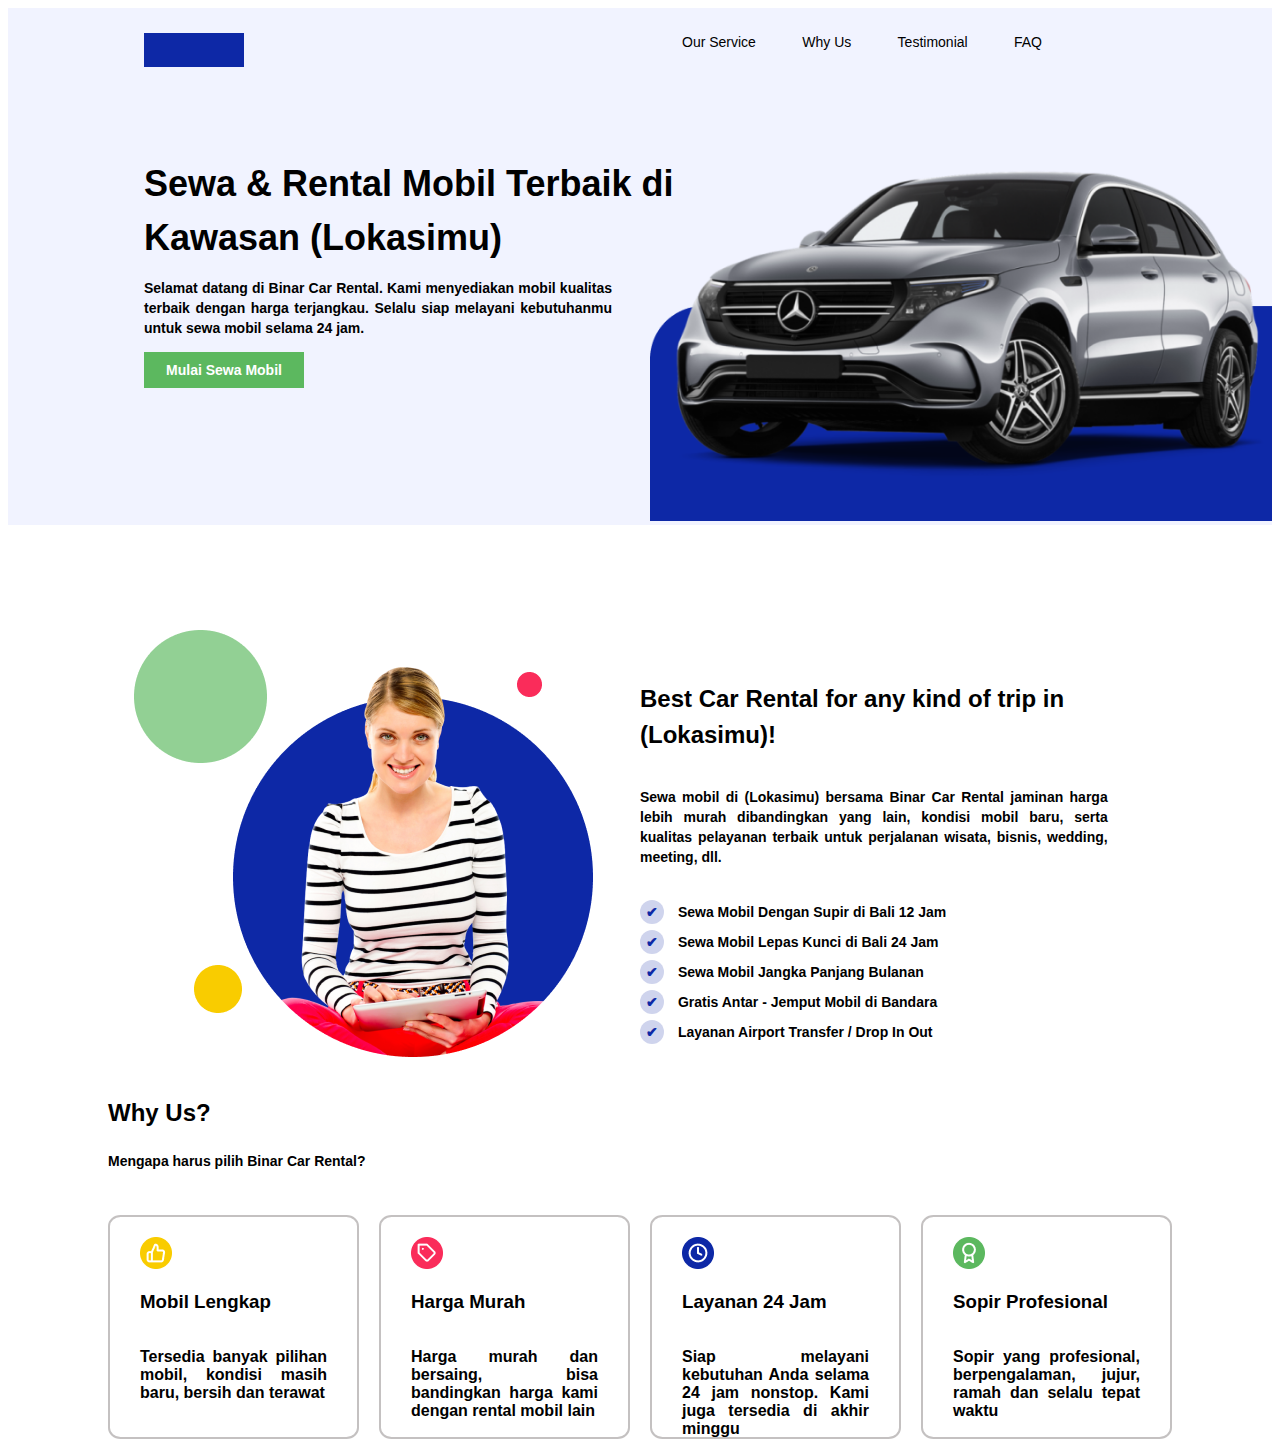
<file: index.html>
<!DOCTYPE html>
<html lang="en">
<head>
    <meta charset="UTF-8">
    <meta http-equiv="X-UA-Compatible" content="IE=edge">
    <meta name="viewport" content="width=device-width, initial-scale=1.0">
    <link rel="stylesheet" href="index.css">
    <title>Rental</title>
</head>
<body>
    <header>
       <nav>
        <div class="logo">
            <img src="./image/logo.png">
        </div>
        <div>     
            <ul class="mainmenu">
                <li class="menu Our-Service">Our Service</li>
                <li class="menu Why-Us">Why Us</li>
                <li class="menu Testimonial">Testimonial</li>
                <li class="menu FAQ">FAQ</li>
        </ul></div>
       </nav> 
       <div class="banner">
        <div class="banner-text">
            <h1>Sewa & Rental Mobil Terbaik di Kawasan (Lokasimu)</h1>
            <p>Selamat datang di Binar Car Rental. Kami menyediakan mobil kualitas terbaik dengan harga terjangkau. Selalu siap melayani kebutuhanmu untuk sewa mobil selama 24 jam.</p>
            <button>Mulai Sewa Mobil</button>
        </div>
        <div class="banner-img">
            <img src="./image/img_car.png" object-fit:contain>
        </div>
       </div>
    </header>

    <section class="section-satu">
        <div class="section-satu-img">
        <img src="./image/img_service.png"></div>

        <div class="section-satu-txt">
            <h2>Best Car Rental for any kind of trip in (Lokasimu)!</h2>
            <p>Sewa mobil di (Lokasimu) bersama Binar Car Rental jaminan harga lebih murah dibandingkan yang lain, kondisi mobil baru, serta kualitas pelayanan terbaik untuk perjalanan wisata, bisnis, wedding, meeting, dll.</p>
            <ul class="section-satu-txt-points">
                <li><span class="checklist">&#x2714;</span> <span>    Sewa Mobil Dengan Supir di Bali 12 Jam</span></li>
                <li><span class="checklist">&#x2714;</span> <span>   Sewa Mobil Lepas Kunci di Bali 24 Jam</span></li>
                <li><span class="checklist">&#x2714;</span> <span>   Sewa Mobil Jangka Panjang Bulanan</span></li>
                <li><span class="checklist">&#x2714;</span> <span>   Gratis Antar - Jemput Mobil di Bandara</span></li>
                <li><span class="checklist">&#x2714;</span> <span>   Layanan Airport Transfer / Drop In Out</span></li>
            </ul>
        </div>
    </section>
    <section class="section-dua">
        <div class="section-dua-title">
            <h2>
                Why Us?
            </h2>
            <p>
                Mengapa harus pilih Binar Car Rental?
            </p>
        </div>
        <div class="section-dua-card">
            <div class="cards">
                <div><img src="./image/icon_complete.png"></div>
                <h3>Mobil Lengkap</h3>
                <p>Tersedia banyak pilihan mobil, kondisi masih baru, bersih dan terawat</p>
            </div>
            <div class="cards">
                <div><img src="./image/icon_price.png"></div>
                <h3>Harga Murah</h3>
                <p>Harga murah dan bersaing, bisa bandingkan harga kami dengan rental mobil lain</p>
            </div>
            <div class="cards">
                <div><img src="./image/icon_24hrs.png"></div>
                <h3>Layanan 24 Jam</h3>
                <p>Siap melayani kebutuhan Anda selama 24 jam nonstop. Kami juga tersedia di akhir minggu</p>
            </div>
            <div class="cards">
                <div><img src="./image/icon_professional.png"></div>
                <h3>Sopir Profesional</h3>
                <p>Sopir yang profesional, berpengalaman, jujur, ramah dan selalu tepat waktu</p>
            </div>
        </div>
    </section>
</body>



</html>
</file>
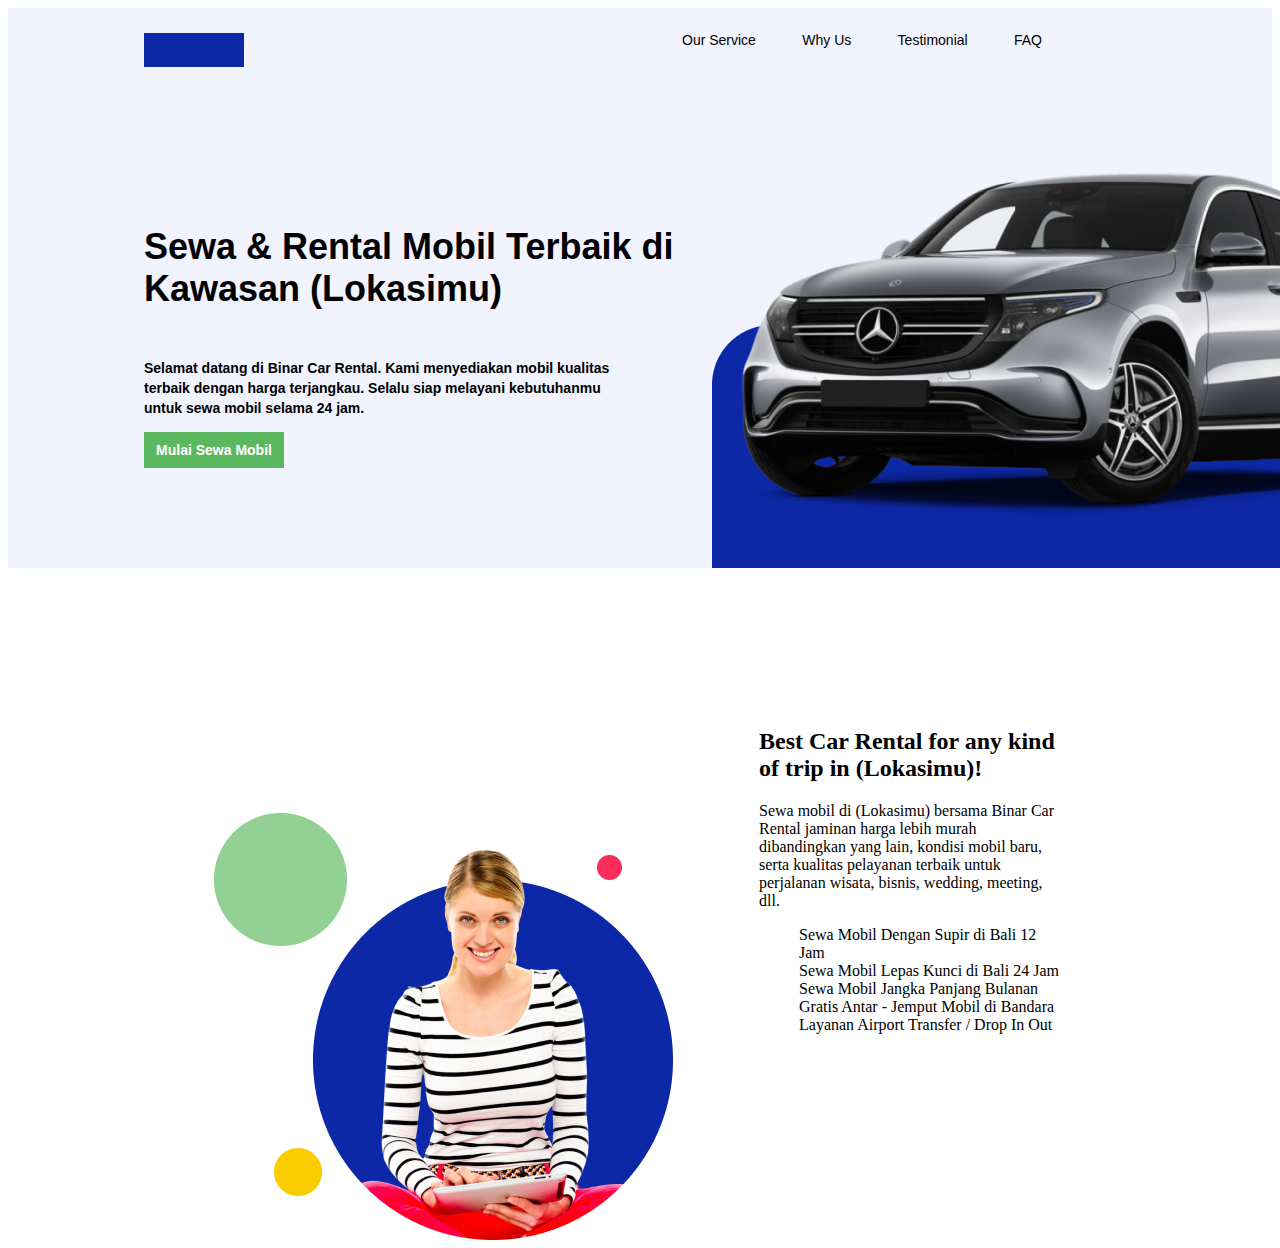
<file: landing-page/index.html>
<!DOCTYPE html>
<html lang="en">
<head>
    <meta charset="UTF-8">
    <meta http-equiv="X-UA-Compatible" content="IE=edge">
    <meta name="viewport" content="width=device-width, initial-scale=1.0">
    <link rel="stylesheet" href="index.css">
    <title>Rental</title>
</head>
<body>
    <header>
       <nav>
        <div class="logo">
            <img src="./image/logo.png">
        </div>
        <div>     
            <ul class="mainmenu">
                <li class="menu Our-Service">Our Service</li>
                <li class="menu Why-Us">Why Us</li>
                <li class="menu Testimonial">Testimonial</li>
                <li class="menu FAQ">FAQ</li>
        </ul></div>
       </nav> 
       <div class="banner">
        <div class="banner-text">
            <h1>Sewa & Rental Mobil Terbaik di Kawasan (Lokasimu)</h1>
            <p>Selamat datang di Binar Car Rental. Kami menyediakan mobil kualitas terbaik dengan harga terjangkau. Selalu siap melayani kebutuhanmu untuk sewa mobil selama 24 jam.</p>
            <button>Mulai Sewa Mobil</button>
        </div>
        <div class="banner-img">
            <img src="./image/img_car.png">
        </div>
       </div>
    </header>
    <section class="section-satu">
        <img src="./image/img_service.png">
        <div class="section-satu-txt">
            <h2>Best Car Rental for any kind of trip in (Lokasimu)!</h2>
            <p>Sewa mobil di (Lokasimu) bersama Binar Car Rental jaminan harga lebih murah dibandingkan yang lain, kondisi mobil baru, serta kualitas pelayanan terbaik untuk perjalanan wisata, bisnis, wedding, meeting, dll.</p>
            <ul>
                <li>Sewa Mobil Dengan Supir di Bali 12 Jam</li>
                <li>Sewa Mobil Lepas Kunci di Bali 24 Jam</li>
                <li>Sewa Mobil Jangka Panjang Bulanan</li>
                <li>Gratis Antar - Jemput Mobil di Bandara</li>
                <li>Layanan Airport Transfer / Drop In Out</li>
            </ul>
        </div>
    </section>
</body>

</html>
</file>
<file: index.css>
p {
    text-align: justify;
}

/* HEADER */
header{
    background-color: #F1F3FF;
    border-width: 3px;
    border-color: black;
}

nav {
    display: flex;
    justify-content: space-between;
}

li {
    list-style-type: none;
}
    
.mainmenu{
    width: 400px;
    box-sizing: border-box;
    margin-top: 24px;
    margin-right: 230px;
    display: flex;
    justify-content: space-between;
    flex-grow: 1;
    flex-direction: row;
    column-gap: 10px;
}

.logo {
    width: 34px;
    height: 100px;
    padding-left: 136px;
    padding-top: 25px;
    box-sizing: border-box;
    flex-grow: 1;
}

.menu{
    font-family: Arial, Helvetica, sans-serif;
    font-size: 14px;
    font-weight: 400;
    padding: 0px;
}

.banner{
    background-color: #F1F3FF;
    display:flex;
    justify-content: space-between;
}

.banner-img{
    box-sizing: border-box;
    margin-top: 53px;
    max-width: 50%;
}
.banner-img >img{
    max-width: 100%;
    max-height: 100%;
}

.banner-text{
    max-width: 40%;
    display: flex;
    flex-direction: column;
    padding-left: 136px;
}

.banner-text > button{
    width: 160px;
    height: 36px;
    box-sizing: border-box;
    padding: 8px 12px;
    background-color: #5CB85F;
    border-radius: 0px;
    border-style: none;
    font-family: Arial, Helvetica, sans-serif;
    font-size: 14px;
    font-weight: 700;
    color: #FFFFFF;
}

.banner-text > h1{
    font-family: Arial, Helvetica, sans-serif;
    font-size: 36px;
    font-weight: 700;
    line-height: 54px;
    box-sizing: border-box;
    width: 568px;
    height: 108px;
    padding-top: 5%;
}

.banner-text > p{
    font-family: Arial, Helvetica, sans-serif;
    font-size: 14px;
    font-weight: 700;
    line-height: 20px;
    width: 468px;
    height: 60px;
    box-sizing: border-box;
}

/* SECTION 1 */
.section-satu{
    display: flex;
    justify-content: center;
    background-color: white;
    height: 550px;
    padding: 0px;
}

.section-satu-img{
    box-sizing: border-box;
    padding-top: 104px;
    padding-left: 10%;
    width: 50%;
    height: 428px;
}

.section-satu-txt{
    width: 50%;
    box-sizing: border-box;
    padding-top: 136px;
    padding-right: 13%;
    display: flex;
    flex-direction: column;
    justify-content: flex-start;
    align-items: flex-start;
    font-family: Arial, Helvetica, sans-serif;
    font-weight: 700;
}

.section-satu-txt > h2{
    line-height: 36px;
    font-size: 24px;
}

.section-satu-txt > p, li{
    line-height: 20px;
    font-size: 14px;
    font-weight: 700;
}

.checklist{
    box-sizing: border-box;
    font-size: 14px;
    width: 24px;
    height: 24px;
    padding: 4px 6px;
    border-radius: 50%;
    background-color: #CFD4ED;
    margin-right: 10px;
    line-height: 30px;
    color:#0D28A6;

}

.section-satu-txt-points{
    padding-left: 0%;
    line-height: 20px;
}

.section-satu-txt-points > span{
    padding: 20px;
}

/*SECTION 2*/
.section-dua{
    display: flex;
    flex-direction: column;
}

.section-dua-title{
    padding: 0px 100px;
    font-family: Arial, Helvetica, sans-serif;
    font-weight: 700;
}

.section-dua-title > h2{
    font-size: 24px;
    line-height: 36px;
}

.section-dua-title > p{
    font-size: 14px;
    line-height: 20px;
    padding-bottom: 30px;
}

.section-dua-card{
    display: flex;
    flex-direction: row;
    justify-content: center;
    gap: 20px;
    font-family: Arial, Helvetica, sans-serif;
    font-weight: 700;
    padding: 0px 100px;
}

.section-dua-card > p{
    font-size: 14px;
    line-height: 15px;
    width: 220px;
    height: 60px;
}

.section-dua-card > h3{
    font-size: 16px;
    line-height: 20px;
    padding: 0%;
    margin: 0%;
}

.cards{
    display: flex;
    flex-direction: column;
    justify-content: flex-start;
    width: 18%;
    height: 180px;
    padding: 20px 30px;
    border-width: 2px;
    border-color: rgb(196, 193, 193);
    border-style: solid;
    border-radius: 5%;
}
</file>
<file: landing-page/index.css>
header{
    background-color: #F1F3FF;
}

nav {
    display: flex;
    justify-content: space-between;
}

li {
    list-style-type: none;
}
    
.mainmenu{
    width: 400px;
    box-sizing: border-box;
    margin-top: 24px;
    margin-right: 230px;
    display: flex;
    justify-content: space-between;
    flex-grow: 1;
    flex-direction: row;
    column-gap: 10px;
}

.logo {
    width: 34px;
    height: 100px;
    padding-left: 136px;
    padding-top: 25px;
    box-sizing: border-box;
    flex-grow: 1;
}

.menu{
    font-family: Arial, Helvetica, sans-serif;
    font-size: 14px;
    font-weight: 400;
    padding: 0px;
}

.banner{
    display:flex;
    justify-content: space-between;
}

.banner-img{
    box-sizing: border-box;
    margin-top: 53px;
    margin-right: 0px;
    width: 704px;
    height: 407px;
}

.banner-text{
    display: flex;
    flex-direction: column;
    /* align-items: flex-start;
    justify-content: center;
    box-sizing: border-box; */
    padding-left: 136px;
}

.banner-text > h1{
    font-family: Arial, Helvetica, sans-serif;
    font-size: 36px;
    font-weight: 700;
    box-sizing: border-box;
    width: 568px;
    height: 108px;
    margin-top: 118px;
}

.banner-text > p{
    font-family: Arial, Helvetica, sans-serif;
    font-size: 14px;
    font-weight: 700;
    line-height: 20px;
    width: 468px;
    height: 60px;
    box-sizing: border-box;
    margin-top: 0px;
}

.banner-text > button{
    width: 140px;
    height: 36px;
    box-sizing: border-box;
    padding: 8px 12px;
    background-color: #5CB85F;
    border-radius: 0px;
    border-style: none;
    font-family: Arial, Helvetica, sans-serif;
    font-size: 14px;
    font-weight: 700;
    color: #FFFFFF;
}

.section-satu{
    display: flex;
    justify-content: space-between;
    padding-top: 140px;
}

.section-satu >img{
    padding-top: 104px;
    padding-left: 206px;
}

.section-satu-txt{
    padding-left: 86px;
    padding-right: 207px;
}
</file>
